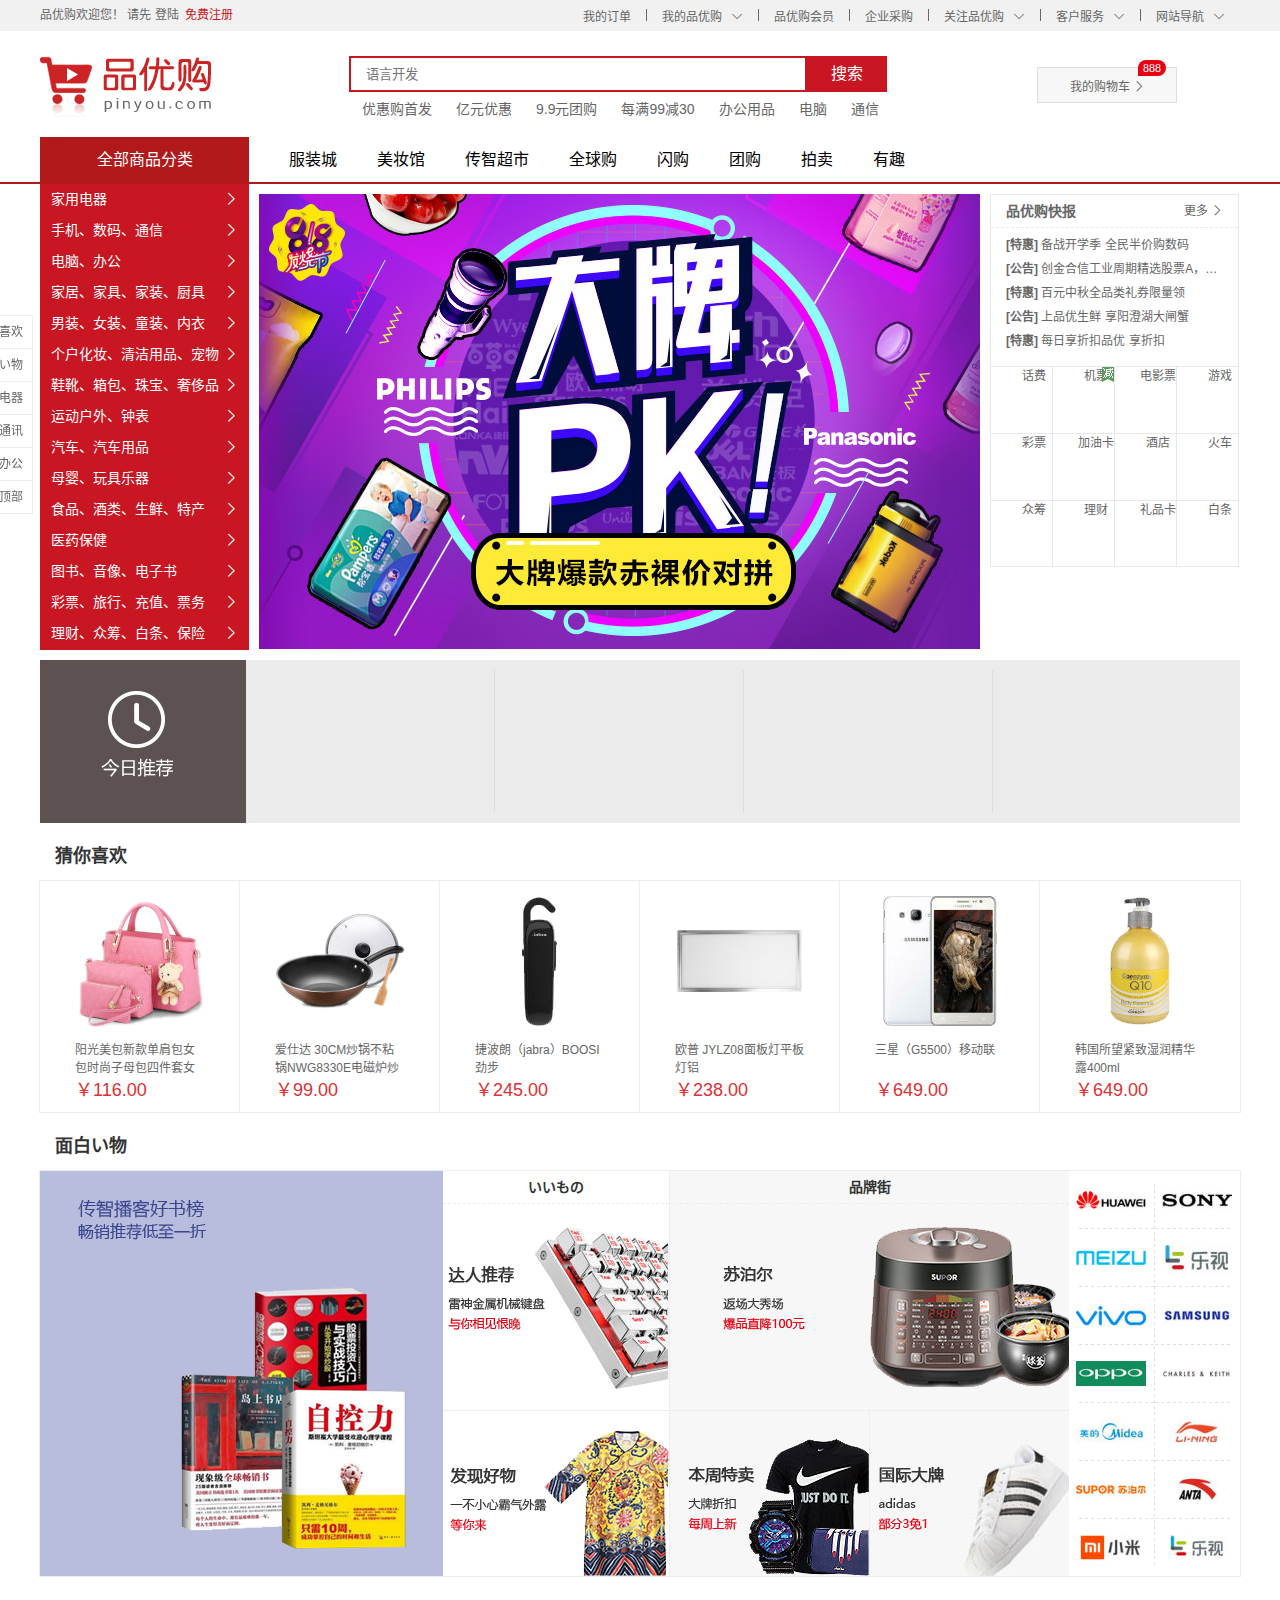
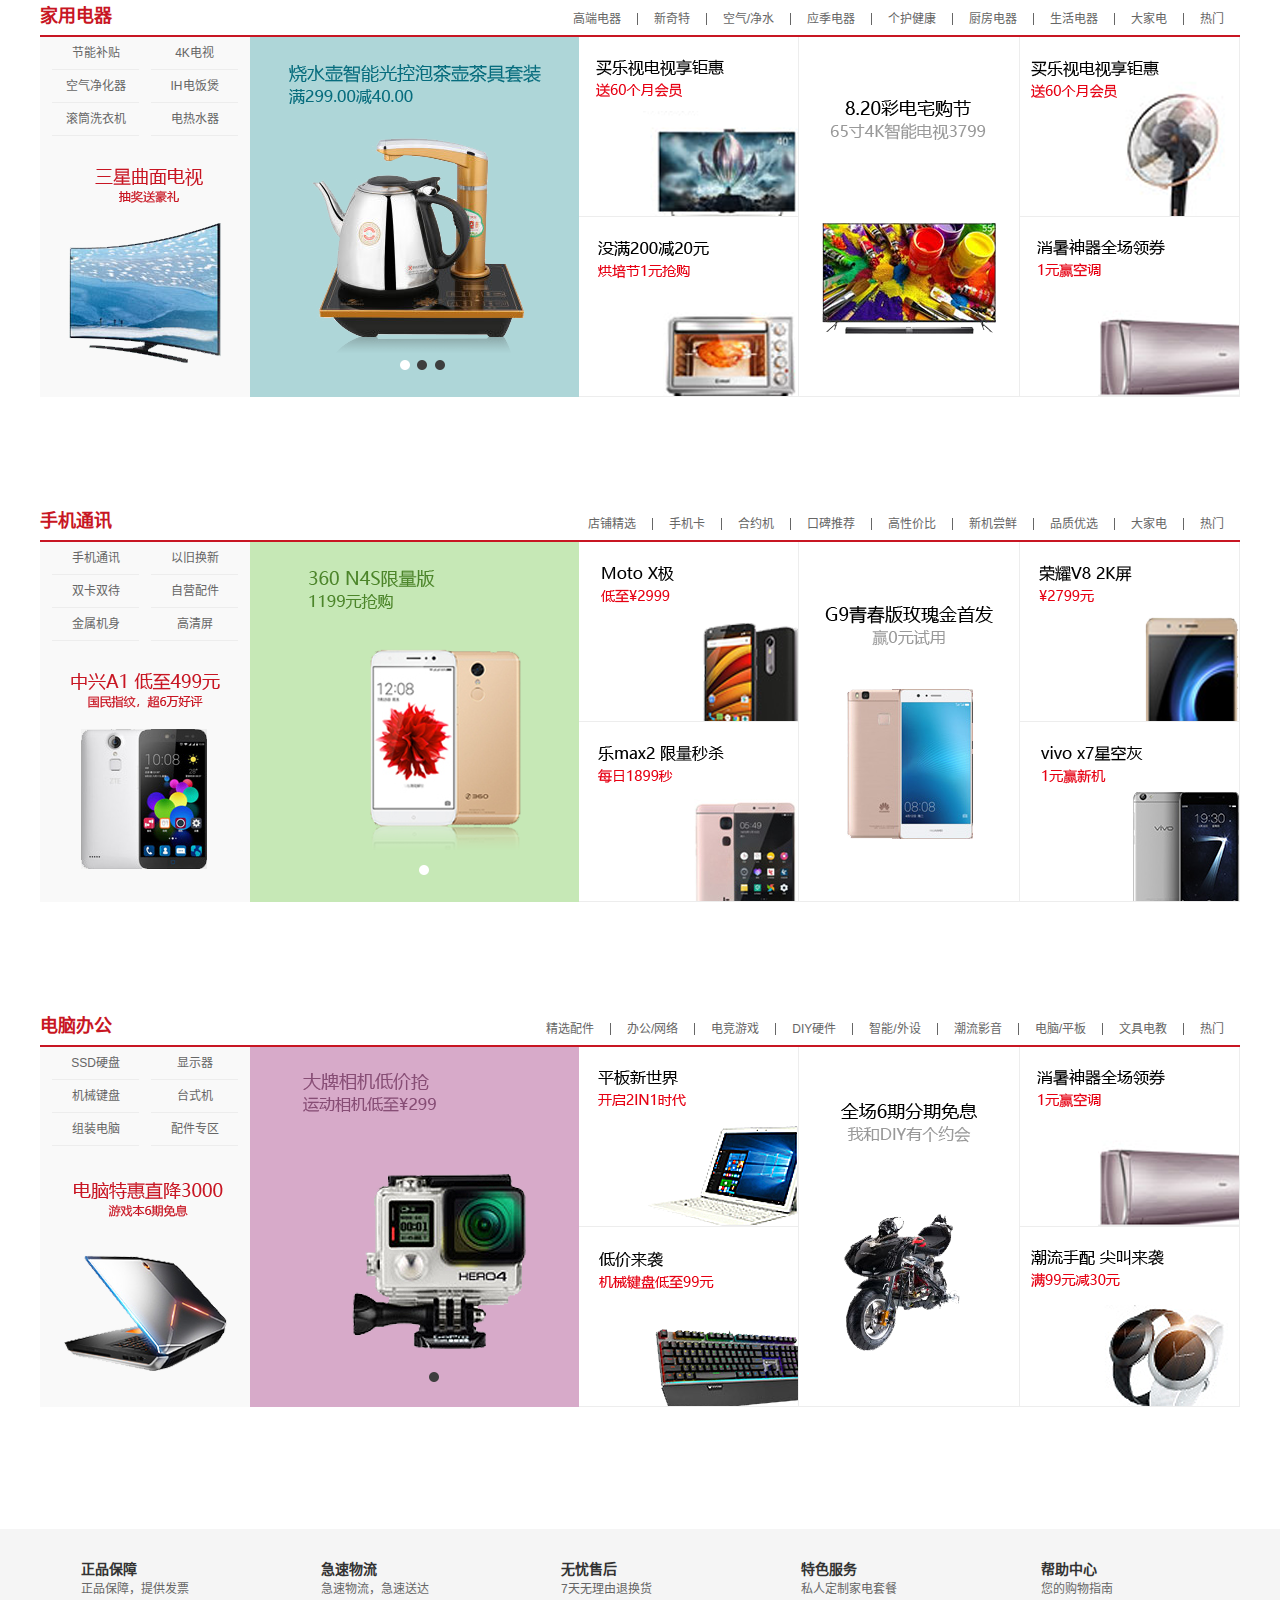
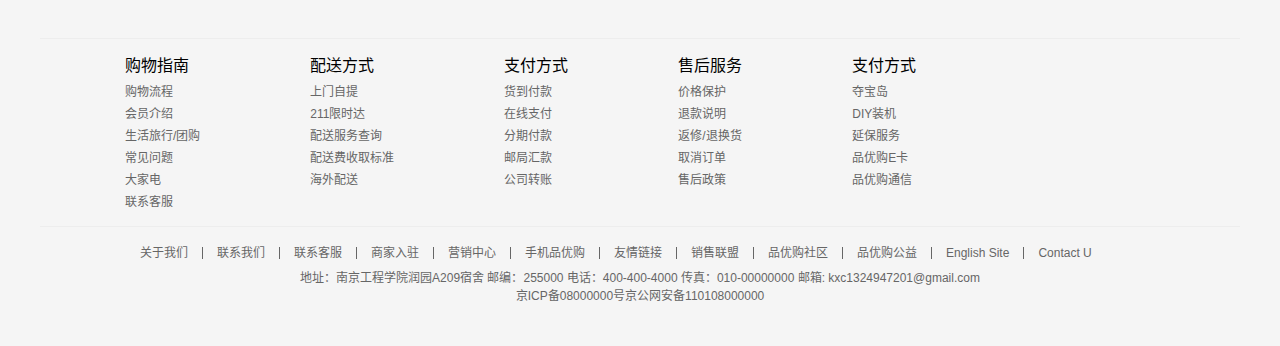
<file: index.html>
<!DOCTYPE html>
<html lang="zh-CN">

<head>
    <meta charset="UTF-8">
    <title>品优购商城-综合网购首选-正品低价、品质保障、配送及时、轻松购物!</title>
    <meta name="description" content="品优购商城-专业的综合网上购物商城销售家电、数码通讯、电脑、家居百货、服装服饰、母婴、
    图书、食品等数万个品牌优质商品.便捷、诚信的服务，为您提供愉悦的网上购物体验!">
    <meta name="keywords" content="网上购物,网上商城手机笔记本,电脑,MP3,CD,VCD,DV,相机,数码,配件,手表,存储卡,品优购" />

    <meta http-equiv="X-UA-Compatible" content="IE=edge">
    <meta name="viewport" content="width=device-width, initial-scale=1.0">

    <link rel="stylesheet" href="css/base.css">
    <link rel="stylesheet" href="css/common.css">
    <link rel="stylesheet" href="css/index.css">
    <link rel="shortcut icon" href="favicon.ico">
    <style>

    </style>
</head>

<body>
    <!-- 顶部栏开始 -->
    <div class="shortcut_bg">
        <div class="w shortcut">
            <!-- 顶部栏左侧 -->
            <div class="shortcut_left">品优购欢迎您！&nbsp;请先&nbsp;<a class="log_in" href="#">登陆</a>&nbsp;&nbsp;<a
                    class="sign_up" href="register.html">免费注册</a>
            </div>
            <!-- 顶部栏右侧 -->
            <div class="shortcut_right iconfont">
                <ul>
                    <li><a href="#">我的订单</a></li>
                    <li></li>
                    <li><a href="#">我的品优购 &nbsp;&nbsp;&#xe65a;</a>
                        <div>
                        </div>
                    </li>
                    <li></li>
                    <li><a href="#">品优购会员</a></li>
                    <li></li>
                    <li><a href="#">企业采购</a></li>
                    <li></li>
                    <li><a href="#">关注品优购 &nbsp;&nbsp;&#xe65a;</a>
                        <div>
                        </div>
                    </li>
                    <li></li>
                    <li><a href="#">客户服务 &nbsp;&nbsp;&#xe65a;</a>
                        <div class="t3">
                        </div>
                    </li>
                    <li></li>
                    <li class="last"><a href="#">网站导航 &nbsp;&nbsp;&#xe65a;</a>
                        <div class="t4">
                        </div>
                    </li>
                </ul>
            </div>
        </div>
    </div>
    <!-- 顶部栏结束 -->
    <!-- 头部开始 -->
    <header class="header w">
        <!-- logo制作 -->
        <h1><a class="logo" href="#" title="品优购商城"><img data-lazy-src="images/pinyou.com.png" alt="">品优购商城</a></h1>
        <!-- 搜索框 -->
        <div class="search">
            <input type="search" placeholder="语言开发">
            <button>搜索</button>
        </div>
        <!-- 购物车模块 -->
        <div class="bag iconfont">
            <a href="#"><img data-lazy-src="images/bag.png" alt="">我的购物车 &#xe65c;</a>
        </div>
        <!-- 导航栏模块 -->
        <div class="hot">
            <ul>
                <li><a href="#">优惠购首发</a></li>
                <li><a href="#">亿元优惠</a></li>
                <li><a href="#">9.9元团购</a></li>
                <li><a href="#">每满99减30</a></li>
                <li><a href="#">办公用品</a></li>
                <li><a href="#">电脑</a></li>
                <li><a href="#">通信</a></li>
            </ul>
        </div>
    </header>
    <!-- 头部结束 -->

    <!-- main开始 -->
    <!-- 导航栏开始 -->
    <div class="nav_bg">
        <nav class="nav w">
            <div class="dropdown">
                <div class="dt">全部商品分类</div>
                <div class="dd">
                    <ul>
                        <li><a href="#">家用电器</a></li>
                        <li><a href="list.html">手机、数码、通信</a></li>
                        <li><a href="#">电脑、办公</a></li>
                        <li><a href="#">家居、家具、家装、厨具</a></li>
                        <li><a href="#">男装、女装、童装、内衣</a></li>
                        <li><a href="#">个户化妆、清洁用品、宠物</a></li>
                        <li><a href="#">鞋靴、箱包、珠宝、奢侈品</a></li>
                        <li><a href="#">运动户外、钟表</a></li>
                        <li><a href="#">汽车、汽车用品</a></li>
                        <li><a href="#">母婴、玩具乐器</a></li>
                        <li><a href="#">食品、酒类、生鲜、特产</a></li>
                        <li><a href="#">医药保健</a></li>
                        <li><a href="#">图书、音像、电子书</a></li>
                        <li><a href="#">彩票、旅行、充值、票务</a></li>
                        <li><a href="#">理财、众筹、白条、保险</a></li>
                    </ul>
                </div>
            </div>
            <div class="navitems">
                <ul>
                    <li><a href="#">服装城</a></li>
                    <li><a href="#">美妆馆</a></li>
                    <li><a href="#">传智超市</a></li>
                    <li><a href="#">全球购</a></li>
                    <li><a href="#">闪购</a></li>
                    <li><a href="#">团购</a></li>
                    <li><a href="#">拍卖</a></li>
                    <li><a href="#">有趣</a></li>
                </ul>
            </div>
        </nav>
    </div>
    <!-- 导航栏结束 -->

    <!-- banner+newsflash开始 -->
    <div class="w clearfix">
        <!-- banner焦点图模块 -->
        <div class="focus">
            <a href="#"></a>
        </div>
        <!-- newsflash快报模块开始 -->
        <div class="newsflash">
            <div class="news_hd clearfix">
                <h4>品优购快报</h4>
                <a href="#">更多 &#xe65c;</a>
            </div>
            <ul>
                <li><a href="#"><strong>[特惠]</strong> 备战开学季 全民半价购数码</a></li>
                <li><a href="#"><strong>[公告]</strong> 创金合信工业周期精选股票A，我真是d了你的妈</a></li>
                <li><a href="#"><strong>[特惠]</strong> 百元中秋全品类礼券限量领</a></li>
                <li><a href="#"><strong>[公告]</strong> 上品优生鲜 享阳澄湖大闸蟹</a></li>
                <li><a href="#"><strong>[特惠]</strong> 每日享折扣品优 享折扣</a></li>
            </ul>
            <div class="lifeservise">
                <div><a href="#"><img data-lazy-src="images/1.png" alt="">话费</a></div>
                <div><a href="#"><img data-lazy-src="images/2.png" alt="">机票</a></div>
                <div><a href="#"><img data-lazy-src="images/3.png" alt="">电影票</a></div>
                <div><a href="#"><img data-lazy-src="images/4.png" alt="">游戏</a></div>
                <div><a href="#"><img data-lazy-src="images/5.png" alt="">彩票</a></div>
                <div><a href="#"><img data-lazy-src="images/6.png" alt="">加油卡</a></div>
                <div><a href="#"><img data-lazy-src="images/7.png" alt="">酒店</a></div>
                <div><a href="#"><img data-lazy-src="images/8.png" alt="">火车</a></div>
                <div><a href="#"><img data-lazy-src="images/9.png" alt="">众筹</a></div>
                <div><a href="#"><img data-lazy-src="images/10.png" alt="">理财</a></div>
                <div><a href="#"><img data-lazy-src="images/11.png" alt="">礼品卡</a></div>
                <div><a href="#"><img data-lazy-src="images/12.png" alt="">白条</a></div>
            </div>
            <div class="bargain">
                <a href="#"><img data-lazy-src="upload/banner1.png" alt=""></a>
            </div>
        </div>
        <!-- newsflash快报模块结束 -->
    </div>
    <!-- banner+newsflash结束 -->

    <!-- 推荐模块开始 -->
    <div class="recommend w">
        <div class="recommend_left"></div>
        <div class="recommend_bd"><a href="#"><img data-lazy-src="upload/recommend1.png" alt=""></a></div>
        <div class="recommend_bd"><a href="#"><img data-lazy-src="upload/recommend2.png" alt=""></a></div>
        <div class="recommend_bd"><a href="#"><img data-lazy-src="upload/recommend3.png" alt=""></a></div>
        <div class="recommend_bd recommend_right"><a href="#"><img data-lazy-src="upload/recommend4.png" alt=""></a>
        </div>
    </div>
    <!-- 推荐模块结束 -->

    <!-- 猜你喜欢开始 -->
    <h4 id="guess" class="area_hd">猜你喜欢</h4>
    <div class="guess w">
        <ul class="clearfix">
            <li><a href="#"></a>
                <div><a href="#">阳光美包新款单肩包女包时尚子母包四件套女</a><span>￥116.00</span> </div>
            </li>
            <li><a href="#"></a>
                <div><a href="#">爱仕达 30CM炒锅不粘锅NWG8330E电磁炉炒</a><span>￥99.00</span></div>
            </li>
            <li><a href="#"></a>
                <div><a href="#">捷波朗（jabra）BOOSI劲步</a><span>￥245.00</span></div>
            </li>
            <li><a href="#"></a>
                <div><a href="#">欧普 JYLZ08面板灯平板灯铝</a><span>￥238.00</span></div>
            </li>
            <li><a href="#"></a>
                <div><a href="#">三星（G5500）移动联</a><span>￥649.00</span></div>
            </li>
            <li><a href="#"></a>
                <div><a href="#">韩国所望紧致湿润精华露400ml</a><span>￥649.00</span></div>
            </li>
        </ul>
    </div>
    <!-- 猜你喜欢结束 -->

    <!-- 有趣区开始 -->
    <h4 id="interesting" class="area_hd">面白い物</h4>
    <div class="interesting w clearfix">
        <div class="interesting_big"><a href="#"></a></div>
        <div class="good_thing">
            <h5>いいもの</h5>
            <a href="#"></a>
            <a href="#"></a>
        </div>
        <div class="brand">
            <h5>品牌街</h5>
            <a href="#"></a>
            <a href="#"></a>
            <a href="#"></a>
        </div>
        <a href=""></a>
    </div>
    <!-- 有趣区结束 -->

    <!-- 楼层区开始 -->
    <div class="floor">
        <!-- 一楼 -->
        <section id="f1" class="w">
            <div class="floor_hd clearfix">
                <h4>家用电器</h4>
                <ul>
                    <li><a href="#">热门</a></li>
                    <li></li>
                    <li><a href="#">大家电</a></li>
                    <li></li>
                    <li><a href="#">生活电器</a></li>
                    <li></li>
                    <li><a href="#">厨房电器</a></li>
                    <li></li>
                    <li><a href="#">个护健康</a></li>
                    <li></li>
                    <li><a href="#">应季电器</a></li>
                    <li></li>
                    <li><a href="#">空气/净水</a></li>
                    <li></li>
                    <li><a href="#">新奇特</a></li>
                    <li></li>
                    <li><a href="#">高端电器</a></li>
                </ul>
            </div>

            <div class="floor_bd w">
                <div class="first_area">
                    <ul>
                        <li><a href="#">节能补贴</a></li>
                        <li><a href="#">4K电视</a></li>
                        <li><a href="#">空气净化器</a></li>
                        <li><a href="#">IH电饭煲</a></li>
                        <li><a href="#">滚筒洗衣机</a></li>
                        <li><a href="#">电热水器</a></li>
                    </ul>
                    <a class="floor1_1" href="#"></a>
                </div>

                <div class="second_area">
                    <a class="floor1_2" href="#"></a>
                </div>

                <div class="third_area">
                    <a class="floor1_3" href="#"></a>
                    <a class="floor1_4" href="#"></a>
                </div>

                <div class="forth_area">
                    <a class="floor1_5" href="#"></a>
                </div>

                <div class="fifth_area">
                    <a class="floor1_6" href="#"></a>
                    <a class="floor1_7" href="#"></a>
                </div>
            </div>

            <div class="floor_foot">
                <a href="#"><img data-lazy-src="upload/foot.png" alt=""></a>
            </div>
        </section>

        <!-- 二楼 -->
        <section id="f2" class="w">
            <div class="floor_hd clearfix">
                <h4>手机通讯</h4>
                <ul>
                    <li><a href="#">热门</a></li>
                    <li></li>
                    <li><a href="#">大家电</a></li>
                    <li></li>
                    <li><a href="#">品质优选</a></li>
                    <li></li>
                    <li><a href="#">新机尝鲜</a></li>
                    <li></li>
                    <li><a href="#">高性价比</a></li>
                    <li></li>
                    <li><a href="#">口碑推荐</a></li>
                    <li></li>
                    <li><a href="#">合约机</a></li>
                    <li></li>
                    <li><a href="#">手机卡</a></li>
                    <li></li>
                    <li><a href="#">店铺精选</a></li>
                </ul>
            </div>

            <div class="floor_bd w ">
                <div class="first_area">
                    <ul>
                        <li><a href="#">手机通讯</a></li>
                        <li><a href="#">以旧换新</a></li>
                        <li><a href="#">双卡双待</a></li>
                        <li><a href="#">自营配件</a></li>
                        <li><a href="#">金属机身</a></li>
                        <li><a href="#">高清屏</a></li>
                    </ul>
                    <a class="floor2_1" href="#"></a>
                </div>

                <div class="second_area">
                    <a class="floor2_2" href="#"></a>
                </div>

                <div class="third_area">
                    <a class="floor2_3" href="#"></a>
                    <a class="floor2_4" href="#"></a>
                </div>

                <div class="forth_area">
                    <a class="floor2_5" href="#"></a>
                </div>

                <div class="fifth_area">
                    <a class="floor2_6" href="#"></a>
                    <a class="floor2_7" href="#"></a>
                </div>
            </div>

            <div class="floor_foot">
                <a href="#"><img data-lazy-src="upload/foot.png" alt=""></a>
            </div>
        </section>

        <!-- 三楼 -->
        <section id="f3" class="w">
            <div class="floor_hd clearfix">
                <h4>电脑办公</h4>
                <ul>
                    <li><a href="#">热门</a></li>
                    <li></li>
                    <li><a href="#">文具电教</a></li>
                    <li></li>
                    <li><a href="#">电脑/平板</a></li>
                    <li></li>
                    <li><a href="#">潮流影音</a></li>
                    <li></li>
                    <li><a href="#">智能/外设</a></li>
                    <li></li>
                    <li><a href="#">DIY硬件</a></li>
                    <li></li>
                    <li><a href="#">电竞游戏</a></li>
                    <li></li>
                    <li><a href="#">办公/网络</a></li>
                    <li></li>
                    <li><a href="#">精选配件</a></li>
                </ul>
            </div>

            <div class="floor_bd w">
                <div class="first_area">
                    <ul>
                        <li><a href="#">SSD硬盘</a></li>
                        <li><a href="#">显示器</a></li>
                        <li><a href="#">机械键盘</a></li>
                        <li><a href="#">台式机</a></li>
                        <li><a href="#">组装电脑</a></li>
                        <li><a href="#">配件专区</a></li>
                    </ul>
                    <a class="floor3_1" href="#"></a>
                </div>

                <div class="second_area">
                    <a class="floor3_2" href="#"></a>
                </div>

                <div class="third_area">
                    <a class="floor3_3" href="#"></a>
                    <a class="floor3_4" href="#"></a>
                </div>

                <div class="forth_area">
                    <a class="floor3_5" href="#"></a>
                </div>

                <div class="fifth_area">
                    <a class="floor3_6" href="#"></a>
                    <a class="floor3_7" href="#"></a>
                </div>
            </div>

            <div class="floor_foot">
                <a href="#"><img data-lazy-src="upload/foot.png" alt=""></a>
            </div>
        </section>
    </div>
    <!-- 楼层区结束 -->

    <!-- 电梯模块 开始-->
    <div class="elevator">
        <ul>
            <li><a href="#guess">猜你喜欢</a></li>
            <li><a href="#interesting">面白い物</a></li>
            <li><a href="#f1">家用电器</a></li>
            <li><a href="#f2">手机通讯</a></li>
            <li><a href="#f3">电脑办公</a></li>
            <li><a href="">返回顶部</a></li>
        </ul>
    </div>





    <!-- 底部模块的制作 -->
    <div class="footer_bg">
        <footer class="w">
            <div class="mod_servise">
                <div class="servise1">
                    <a href="#">
                        <img data-lazy-src="images/servise1.png" alt="">
                    </a>
                    <a href="#">
                        <h4>正品保障</h4>
                        正品保障，提供发票
                    </a>
                </div>
                <div class="servise2">
                    <a href="#">
                        <img data-lazy-src="images/servise2.png" alt="">
                    </a>
                    <a href="#">
                        <h4>急速物流</h4>
                        急速物流，急速送达
                    </a>
                </div>
                <div class="servise3">
                    <a href="#">
                        <img data-lazy-src="images/servise3.png" alt="">
                    </a>
                    <a href="#">
                        <h4>无忧售后</h4>
                        7天无理由退换货
                    </a>
                </div>
                <div class="servise4">
                    <a href="#">
                        <img data-lazy-src="images/servise4.png" alt="">
                    </a>
                    <a href="#">
                        <h4>特色服务</h4>
                        私人定制家电套餐
                    </a>
                </div>
                <div class="servise5">
                    <a href="#">
                        <img data-lazy-src="images/servise4.png" alt="">
                    </a>
                    <a href="#">
                        <h4>帮助中心</h4>
                        您的购物指南
                    </a>
                </div>
            </div>
            <div class="mod_help">
                <dl>
                    <dt>购物指南</dt>
                    <dd><a href="#">购物流程</a></dd>
                    <dd><a href="#">会员介绍</a></dd>
                    <dd><a href="#">生活旅行/团购</a></dd>
                    <dd><a href="#">常见问题</a></dd>
                    <dd><a href="#">大家电</a></dd>
                    <dd><a href="#">联系客服</a></dd>
                </dl>

                <dl>
                    <dt>配送方式</dt>
                    <dd><a href="#">上门自提</a></dd>
                    <dd><a href="#">211限时达</a></dd>
                    <dd><a href="#">配送服务查询</a></dd>
                    <dd><a href="#">配送费收取标准</a></dd>
                    <dd><a href="#">海外配送</a></dd>
                </dl>

                <dl>
                    <dt>支付方式</dt>
                    <dd><a href="#">货到付款</a></dd>
                    <dd><a href="#">在线支付</a></dd>
                    <dd><a href="#">分期付款</a></dd>
                    <dd><a href="#">邮局汇款</a></dd>
                    <dd><a href="#">公司转账</a></dd>
                </dl>

                <dl>
                    <dt>售后服务</dt>
                    <dd><a href="#">价格保护</a></dd>
                    <dd><a href="#">退款说明</a></dd>
                    <dd><a href="#">返修/退换货</a></dd>
                    <dd><a href="#">取消订单</a></dd>
                    <dd><a href="#">售后政策</a></dd>
                </dl>

                <dl>
                    <dt>支付方式</dt>
                    <dd><a href="#">夺宝岛</a></dd>
                    <dd><a href="#">DIY装机</a></dd>
                    <dd><a href="#">延保服务</a></dd>
                    <dd><a href="#">品优购E卡</a></dd>
                    <dd><a href="#">品优购通信</a></dd>
                </dl>

                <div class="me">
                    <img data-lazy-src="images/-40198858.jpg" alt="">
                </div>
            </div>

            <div class="copyright">
                <ul class="clearfix">
                    <li><a href="">关于我们</a></li>
                    <li></li>
                    <li><a href="">联系我们</a></li>
                    <li></li>
                    <li><a href="">联系客服</a></li>
                    <li></li>
                    <li><a href="">商家入驻</a></li>
                    <li></li>
                    <li><a href="">营销中心</a></li>
                    <li></li>
                    <li><a href="">手机品优购</a></li>
                    <li></li>
                    <li><a href="">友情链接</a></li>
                    <li></li>
                    <li><a href="">销售联盟</a></li>
                    <li></li>
                    <li><a href="">品优购社区</a></li>
                    <li></li>
                    <li><a href="">品优购公益</a></li>
                    <li></li>
                    <li><a href="">English Site</a></li>
                    <li></li>
                    <li><a href="">Contact U</a></li>
                </ul>

                <p>地址：南京工程学院润园A209宿舍 邮编：255000 电话：400-400-4000 传真：010-00000000 邮箱: kxc1324947201@gmail.com</p>
                <p>京ICP备08000000号京公网安备110108000000</p>
            </div>
        </footer>
    </div>
    <script src="library/jQuery.mini.js"></script>
    <script src="js/EasyLazyload.min.js"></script>

    <script>
        lazyLoadInit({
            coverColor: "white",
            coverDiv: "",
            offsetBottom: 0,
            offsetTopm: 0,
            showTime: 1100,
            onLoadBackEnd: function (i, e) {
                console.log("onLoadBackEnd:" + i);
            }
            , onLoadBackStart: function (i, e) {
                console.log("onLoadBackStart:" + i);
            }
        });
    </script>
</body>

</html>
</file>
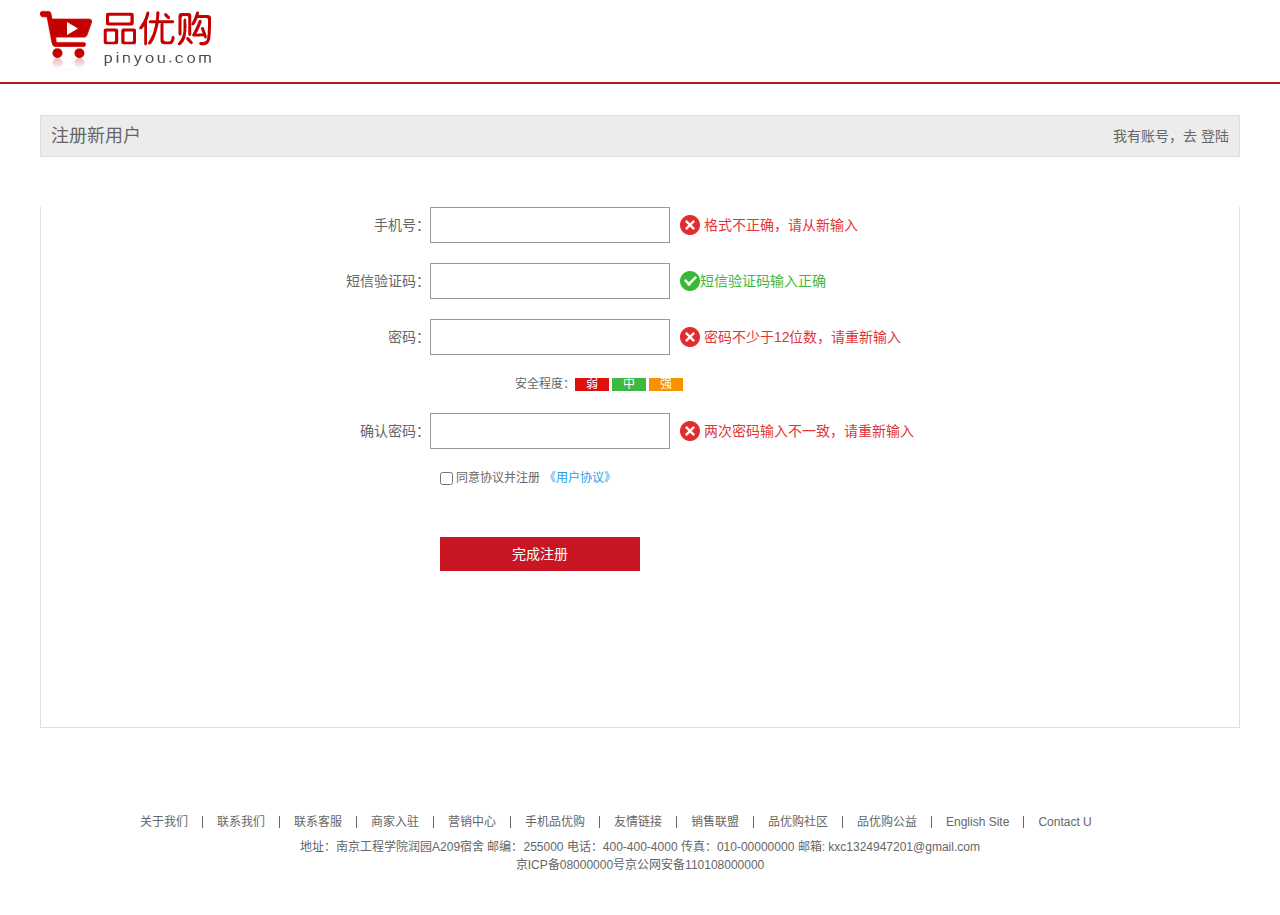
<file: register.html>
<!DOCTYPE html>
<html lang="zh-CN">

<head>
    <meta charset="UTF-8">
    <meta http-equiv="X-UA-Compatible" content="IE=edge">
    <meta name="viewport" content="width=device-width, initial-scale=1.0">
    <title>注册页面</title>

    <link rel="stylesheet" href="css/base.css">
    <link rel="stylesheet" href="css/register.css">
    <link rel="shortcut icon" href="favicon.ico">
</head>

<body>
    <div class="bg">
        <!-- 头部 开始-->
        <div class="header w">
            <a href="index.html"><img src="images/pinyou.com.png" alt=""></a>
        </div>
    </div>
    <!-- 头部 结束 -->

    <!-- 注册区域开始 -->
    <div class="register_area w">
        <div class="remind">
            <h4>注册新用户</h4>
            <span>我有账号，去 <a href="#">登陆</a></span>
        </div>
        <div class="register">
            <div class="reg_form">
                <form action="">
                    <ul>
                        <li><label for="">手机号：</label><input type="text"><span class="error"><i class="error_icon"></i>
                                格式不正确，请从新输入</span></li>

                        <li><label for="">短信验证码：</label><input type="text"><span class="success"><i
                                    class="success_icon"></i>短信验证码输入正确</span></li>

                        <li><label for="">密码：</label><input type="password"><span class="error"><i
                                    class="error_icon"></i>
                                密码不少于12位数，请重新输入</span></li>
                        <li>安全程度：<span class="easy">弱</span><span class="normal">中</span><span class="hard">强</span>
                        </li>

                        <li><label for="">确认密码：</label><input type="text"><span class="error"><i class="error_icon"></i>
                                两次密码输入不一致，请重新输入</span></li>

                        <li><input type="checkbox"> 同意协议并注册 <a href="#">《用户协议》</a></li>

                        <li><button>完成注册</button></li>
                    </ul>
                </form>
                </ul>
            </div>
        </div>
    </div>
    <!-- 注册区域结束 -->
    <div class="footer_bg">
        <footer class="w">


            <div class="copyright">
                <ul class="clearfix">
                    <li><a href="">关于我们</a></li>
                    <li></li>
                    <li><a href="">联系我们</a></li>
                    <li></li>
                    <li><a href="">联系客服</a></li>
                    <li></li>
                    <li><a href="">商家入驻</a></li>
                    <li></li>
                    <li><a href="">营销中心</a></li>
                    <li></li>
                    <li><a href="">手机品优购</a></li>
                    <li></li>
                    <li><a href="">友情链接</a></li>
                    <li></li>
                    <li><a href="">销售联盟</a></li>
                    <li></li>
                    <li><a href="">品优购社区</a></li>
                    <li></li>
                    <li><a href="">品优购公益</a></li>
                    <li></li>
                    <li><a href="">English Site</a></li>
                    <li></li>
                    <li><a href="">Contact U</a></li>
                </ul>

                <p>地址：南京工程学院润园A209宿舍 邮编：255000 电话：400-400-4000 传真：010-00000000 邮箱: kxc1324947201@gmail.com</p>
                <p>京ICP备08000000号京公网安备110108000000</p>
            </div>
        </footer>
    </div>

</body>

</html>
</file>
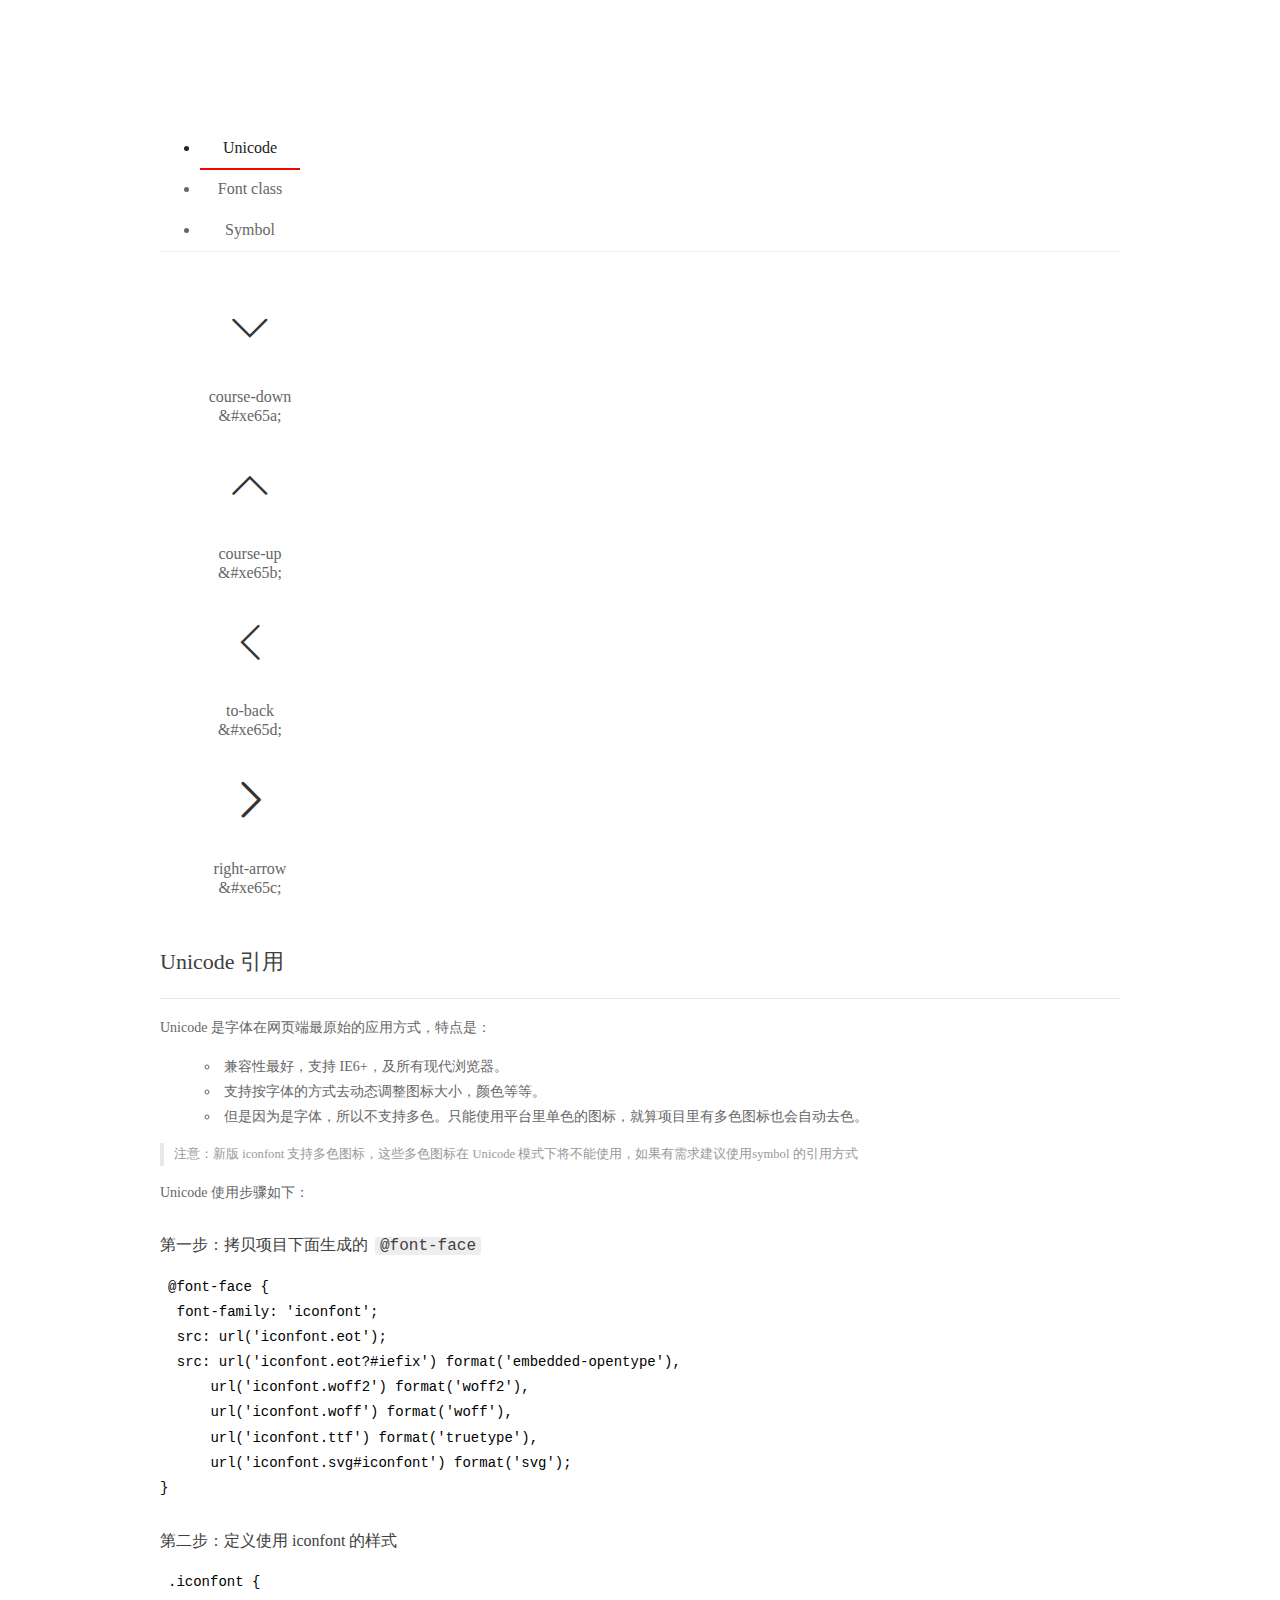
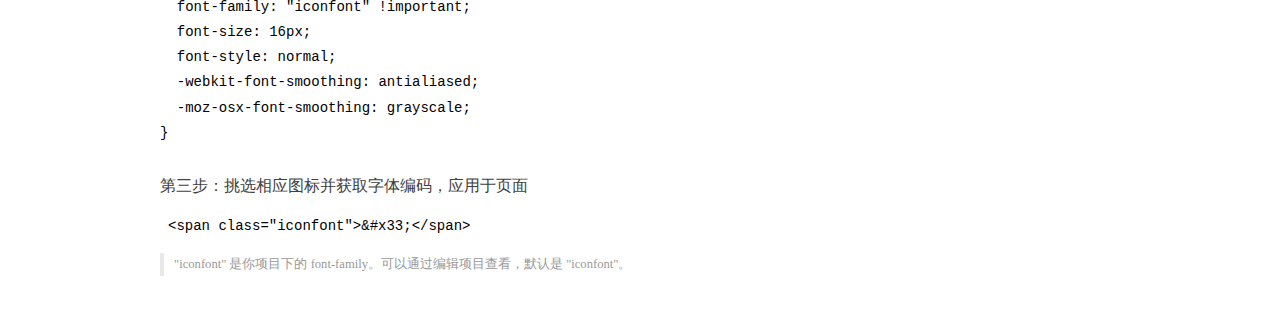
<file: fonts/demo_index.html>
<!DOCTYPE html>
<html>
<head>
  <meta charset="utf-8"/>
  <title>IconFont Demo</title>
  <link rel="shortcut icon" href="https://img.alicdn.com/tps/i4/TB1_oz6GVXXXXaFXpXXJDFnIXXX-64-64.ico" type="image/x-icon"/>
  <link rel="stylesheet" href="https://g.alicdn.com/thx/cube/1.3.2/cube.min.css">
  <link rel="stylesheet" href="demo.css">
  <link rel="stylesheet" href="iconfont.css">
  <script src="iconfont.js"></script>
  <!-- jQuery -->
  <script src="https://a1.alicdn.com/oss/uploads/2018/12/26/7bfddb60-08e8-11e9-9b04-53e73bb6408b.js"></script>
  <!-- 代码高亮 -->
  <script src="https://a1.alicdn.com/oss/uploads/2018/12/26/a3f714d0-08e6-11e9-8a15-ebf944d7534c.js"></script>
</head>
<body>
  <div class="main">
    <h1 class="logo"><a href="https://www.iconfont.cn/" title="iconfont 首页" target="_blank">&#xe86b;</a></h1>
    <div class="nav-tabs">
      <ul id="tabs" class="dib-box">
        <li class="dib active"><span>Unicode</span></li>
        <li class="dib"><span>Font class</span></li>
        <li class="dib"><span>Symbol</span></li>
      </ul>
      
    </div>
    <div class="tab-container">
      <div class="content unicode" style="display: block;">
          <ul class="icon_lists dib-box">
          
            <li class="dib">
              <span class="icon iconfont">&#xe65a;</span>
                <div class="name">course-down</div>
                <div class="code-name">&amp;#xe65a;</div>
              </li>
          
            <li class="dib">
              <span class="icon iconfont">&#xe65b;</span>
                <div class="name">course-up</div>
                <div class="code-name">&amp;#xe65b;</div>
              </li>
          
            <li class="dib">
              <span class="icon iconfont">&#xe65d;</span>
                <div class="name">to-back</div>
                <div class="code-name">&amp;#xe65d;</div>
              </li>
          
            <li class="dib">
              <span class="icon iconfont">&#xe65c;</span>
                <div class="name">right-arrow</div>
                <div class="code-name">&amp;#xe65c;</div>
              </li>
          
          </ul>
          <div class="article markdown">
          <h2 id="unicode-">Unicode 引用</h2>
          <hr>

          <p>Unicode 是字体在网页端最原始的应用方式，特点是：</p>
          <ul>
            <li>兼容性最好，支持 IE6+，及所有现代浏览器。</li>
            <li>支持按字体的方式去动态调整图标大小，颜色等等。</li>
            <li>但是因为是字体，所以不支持多色。只能使用平台里单色的图标，就算项目里有多色图标也会自动去色。</li>
          </ul>
          <blockquote>
            <p>注意：新版 iconfont 支持多色图标，这些多色图标在 Unicode 模式下将不能使用，如果有需求建议使用symbol 的引用方式</p>
          </blockquote>
          <p>Unicode 使用步骤如下：</p>
          <h3 id="-font-face">第一步：拷贝项目下面生成的 <code>@font-face</code></h3>
<pre><code class="language-css"
>@font-face {
  font-family: 'iconfont';
  src: url('iconfont.eot');
  src: url('iconfont.eot?#iefix') format('embedded-opentype'),
      url('iconfont.woff2') format('woff2'),
      url('iconfont.woff') format('woff'),
      url('iconfont.ttf') format('truetype'),
      url('iconfont.svg#iconfont') format('svg');
}
</code></pre>
          <h3 id="-iconfont-">第二步：定义使用 iconfont 的样式</h3>
<pre><code class="language-css"
>.iconfont {
  font-family: "iconfont" !important;
  font-size: 16px;
  font-style: normal;
  -webkit-font-smoothing: antialiased;
  -moz-osx-font-smoothing: grayscale;
}
</code></pre>
          <h3 id="-">第三步：挑选相应图标并获取字体编码，应用于页面</h3>
<pre>
<code class="language-html"
>&lt;span class="iconfont"&gt;&amp;#x33;&lt;/span&gt;
</code></pre>
          <blockquote>
            <p>"iconfont" 是你项目下的 font-family。可以通过编辑项目查看，默认是 "iconfont"。</p>
          </blockquote>
          </div>
      </div>
      <div class="content font-class">
        <ul class="icon_lists dib-box">
          
          <li class="dib">
            <span class="icon iconfont icon-course-down"></span>
            <div class="name">
              course-down
            </div>
            <div class="code-name">.icon-course-down
            </div>
          </li>
          
          <li class="dib">
            <span class="icon iconfont icon-course-up"></span>
            <div class="name">
              course-up
            </div>
            <div class="code-name">.icon-course-up
            </div>
          </li>
          
          <li class="dib">
            <span class="icon iconfont icon-to-back"></span>
            <div class="name">
              to-back
            </div>
            <div class="code-name">.icon-to-back
            </div>
          </li>
          
          <li class="dib">
            <span class="icon iconfont icon-right-arrow"></span>
            <div class="name">
              right-arrow
            </div>
            <div class="code-name">.icon-right-arrow
            </div>
          </li>
          
        </ul>
        <div class="article markdown">
        <h2 id="font-class-">font-class 引用</h2>
        <hr>

        <p>font-class 是 Unicode 使用方式的一种变种，主要是解决 Unicode 书写不直观，语意不明确的问题。</p>
        <p>与 Unicode 使用方式相比，具有如下特点：</p>
        <ul>
          <li>兼容性良好，支持 IE8+，及所有现代浏览器。</li>
          <li>相比于 Unicode 语意明确，书写更直观。可以很容易分辨这个 icon 是什么。</li>
          <li>因为使用 class 来定义图标，所以当要替换图标时，只需要修改 class 里面的 Unicode 引用。</li>
          <li>不过因为本质上还是使用的字体，所以多色图标还是不支持的。</li>
        </ul>
        <p>使用步骤如下：</p>
        <h3 id="-fontclass-">第一步：引入项目下面生成的 fontclass 代码：</h3>
<pre><code class="language-html">&lt;link rel="stylesheet" href="./iconfont.css"&gt;
</code></pre>
        <h3 id="-">第二步：挑选相应图标并获取类名，应用于页面：</h3>
<pre><code class="language-html">&lt;span class="iconfont icon-xxx"&gt;&lt;/span&gt;
</code></pre>
        <blockquote>
          <p>"
            iconfont" 是你项目下的 font-family。可以通过编辑项目查看，默认是 "iconfont"。</p>
        </blockquote>
      </div>
      </div>
      <div class="content symbol">
          <ul class="icon_lists dib-box">
          
            <li class="dib">
                <svg class="icon svg-icon" aria-hidden="true">
                  <use xlink:href="#icon-course-down"></use>
                </svg>
                <div class="name">course-down</div>
                <div class="code-name">#icon-course-down</div>
            </li>
          
            <li class="dib">
                <svg class="icon svg-icon" aria-hidden="true">
                  <use xlink:href="#icon-course-up"></use>
                </svg>
                <div class="name">course-up</div>
                <div class="code-name">#icon-course-up</div>
            </li>
          
            <li class="dib">
                <svg class="icon svg-icon" aria-hidden="true">
                  <use xlink:href="#icon-to-back"></use>
                </svg>
                <div class="name">to-back</div>
                <div class="code-name">#icon-to-back</div>
            </li>
          
            <li class="dib">
                <svg class="icon svg-icon" aria-hidden="true">
                  <use xlink:href="#icon-right-arrow"></use>
                </svg>
                <div class="name">right-arrow</div>
                <div class="code-name">#icon-right-arrow</div>
            </li>
          
          </ul>
          <div class="article markdown">
          <h2 id="symbol-">Symbol 引用</h2>
          <hr>

          <p>这是一种全新的使用方式，应该说这才是未来的主流，也是平台目前推荐的用法。相关介绍可以参考这篇<a href="">文章</a>
            这种用法其实是做了一个 SVG 的集合，与另外两种相比具有如下特点：</p>
          <ul>
            <li>支持多色图标了，不再受单色限制。</li>
            <li>通过一些技巧，支持像字体那样，通过 <code>font-size</code>, <code>color</code> 来调整样式。</li>
            <li>兼容性较差，支持 IE9+，及现代浏览器。</li>
            <li>浏览器渲染 SVG 的性能一般，还不如 png。</li>
          </ul>
          <p>使用步骤如下：</p>
          <h3 id="-symbol-">第一步：引入项目下面生成的 symbol 代码：</h3>
<pre><code class="language-html">&lt;script src="./iconfont.js"&gt;&lt;/script&gt;
</code></pre>
          <h3 id="-css-">第二步：加入通用 CSS 代码（引入一次就行）：</h3>
<pre><code class="language-html">&lt;style&gt;
.icon {
  width: 1em;
  height: 1em;
  vertical-align: -0.15em;
  fill: currentColor;
  overflow: hidden;
}
&lt;/style&gt;
</code></pre>
          <h3 id="-">第三步：挑选相应图标并获取类名，应用于页面：</h3>
<pre><code class="language-html">&lt;svg class="icon" aria-hidden="true"&gt;
  &lt;use xlink:href="#icon-xxx"&gt;&lt;/use&gt;
&lt;/svg&gt;
</code></pre>
          </div>
      </div>

    </div>
  </div>
  <script>
  $(document).ready(function () {
      $('.tab-container .content:first').show()

      $('#tabs li').click(function (e) {
        var tabContent = $('.tab-container .content')
        var index = $(this).index()

        if ($(this).hasClass('active')) {
          return
        } else {
          $('#tabs li').removeClass('active')
          $(this).addClass('active')

          tabContent.hide().eq(index).fadeIn()
        }
      })
    })
  </script>
</body>
</html>
</file>
<file: css/base.css>
* {
    margin    : 0;
    padding   : 0;
    box-sizing: content-box;
}

li {
    list-style: none;
}

img {
    border        : 0;
    vertical-align: middle;
}

button {
    cursor: pointer;
}

a {
    color          : #666;
    text-decoration: none;
}

a:hover {
    color: #c81623;
}

button,
input {
    font-family: Microsoft YaHei, Heiti SC, tahoma, arial, Hiragino Sans GB, "\5B8B\4F53", sans-serif
}

body {
    -webkit-font-smoothing: antialiased;
    background-color      : #fff;
    font                  : 12px/1.5 Microsoft YaHei, Heiti SC, tahoma, arial, Hiragino Sans GB, "\5B8B\4F53", sans-serif;
    color                 : #666
}

.hide {
    display: none;
}


.clearfix:after {
    visibility: hidden;
    clear     : both;
    display   : block;
    content   : "";
    height    : 0;
}



.clearfix {
    *zoom: 1
}

@font-face {
    font-family: 'iconfont';
    src        : url('../fonts/iconfont.eot');
    src        : url('../fonts/iconfont.eot?#iefix') format('embedded-opentype'),
        url('../fonts/iconfont.woff2') format('woff2'),
        url('../fonts/iconfont.woff') format('woff'),
        url('../fonts/iconfont.ttf') format('truetype'),
        url('../fonts/iconfont.svg#iconfont') format('svg');
}

.iconfont {
    font-family            : "iconfont" !important;
    font-size              : 16px;
    font-style             : normal;
    -webkit-font-smoothing : antialiased;
    -moz-osx-font-smoothing: grayscale;
}

.w {
    width : 1200px;
    margin: 0 auto;
}
</file>
<file: css/common.css>
/* 顶部栏 */
.shortcut_bg {
    width           : 100%;
    height          : 31px;
    background-color: #f1f1f1;
    line-height     : 31px;
}

.shortcut {
    font-size: 12px;
}

/* 顶部栏左侧 */
.shortcut .shortcut_left {
    float: left;
    width: 200px;
}

.shortcut .shortcut_left .log_in {
    color    : #666666;
    font-size: 12px;
}

.shortcut .shortcut_left .log_in:hover {
    color: #c81623;
}

.shortcut .shortcut_left .sign_up {
    color    : #c81623;
    font-size: 12px;
}

/* 顶部栏右侧 */
.shortcut .shortcut_right {
    float: right;
}

.shortcut .shortcut_right ul li {
    position   : relative;
    float      : left;
    padding    : 0 15px;
    margin     : 9px 0;
    height     : 12px;
    line-height: 12px;
}

.shortcut .shortcut_right ul li:nth-child(2n) {
    width           : 1px;
    padding         : 0;
    background-color: #666;
}

.shortcut .shortcut_right ul li a {
    font-size: 12px;
}


.shortcut .shortcut_right ul li div {
    position        : absolute;
    top             : 25px;
    visibility      : hidden;
    width           : 200px;
    height          : 300px;
    background-color: #727272;
    border-radius   : 15px;
    z-index         : 2;
    opacity         : 0;
    transition      : all 200ms ease 200ms;
}


.shortcut .shortcut_right ul li div::after {
    content            : "";
    position           : absolute;
    top                : -20px;
    left               : 67px;
    border             : 10px solid transparent;
    border-bottom-color: #666;
}

.shortcut .shortcut_right ul li .t3::after {
    top : -20px;
    left: 55px;
}

.shortcut .shortcut_right ul li .t4::after {
    top : -20px;
    left: 55px;
}

.shortcut .shortcut_right ul li:hover div {
    visibility: visible;
    opacity   : 0.5;
}

/* 头部  */
.header {
    position: relative;
    height  : 56px;
    margin  : 25px auto;
}

/* logo制作 */
.header .logo {
    float    : left;
    font-size: 0;
}


/* 搜索框制作 */
.header .search {
    float      : left;
    margin-left: 138px;
}

.header .search input {
    float  : left;
    width  : 424px;
    height : 32px;
    padding: 0 15px;
    border : 2px #c81623 solid;
    outline: none;
}

.header .search button {
    float           : left;
    width           : 80px;
    height          : 36px;
    background-color: #c81623;
    font-size       : 16px;
    color           : #fff;
    line-height     : 36px;
    text-align      : center;
    border          : 0px;
    outline         : none;
}

/* 购物车模块 */
.header .bag {
    position        : relative;
    float           : right;
    width           : 138px;
    height          : 34px;
    margin          : 11px 63px 11px 0;
    line-height     : 34px;
    text-align      : center;
    background-color: #f7f7f7;
    border          : 1px solid #dfdfdf;
}

.header .bag a {
    font-size: 12px;
    color    : #666;
}

.header .bag a img {
    position: relative;
    top     : -2px;
    left    : -2px;
}

.header .bag::after {
    position        : absolute;
    display         : block;
    top             : -8px;
    left            : 100px;
    content         : "888";
    height          : 16px;
    padding         : 0 5px;
    line-height     : 16px;
    font-size       : 12px;
    background-color: #e60012;
    color           : #fff;
    border-radius   : 8px 8px 8px 0;
}

/* 导航栏模块 */
.header .hot {
    position: absolute;
    top     : 35px;
    left    : 310px;
    width   : 550px;
    height  : 28px;
}

.header .hot ul li {
    float  : left;
    margin : 8px 0;
    padding: 0 12px;
}

.header .hot ul li a {
    font-size: 14px;
}

/* 底部模块 */

.footer_bg {
    margin-top      : 37px;
    height          : 417px;
    background-color: #f5f5f5;
}

.footer_bg footer .mod_servise {
    height       : 49px;
    padding      : 30px 30px;
    border-bottom: 1px solid #ededed;
}

.footer_bg footer .mod_servise>div {
    float       : left;
    width       : 180px;
    height      : 49px;
    margin-right: 60px;
}

.footer_bg footer .mod_servise>div a {
    float       : left;
    margin-right: 10px;
    font-size   : 12px;
    color       : #666;
}

.footer_bg footer .mod_servise>div a h4 {
    font-size: 14px;
    color    : #333;
}

.footer_bg footer .mod_servise .servise5 {
    margin-right: 0;
}

.footer_bg footer .mod_help {
    height       : 157px;
    padding      : 15px 30px;
    border-bottom: 1px solid #ededed;
}

.footer_bg footer .mod_help dl {
    float : left;
    margin: 0 55px;
}

.footer_bg footer .mod_help dl dt {
    margin-bottom: 3px;
    font-size    : 16px;
    color        : #000;
}

.footer_bg footer .mod_help dl dd a {
    display: inline-block;
    padding: 2px 0;
    color  : #666;
}

.footer_bg footer .mod_help .me {
    float       : right;
    text-align  : center;
    margin-right: 60px;
}

.footer_bg footer .mod_help .me img {
    width        : 150px;
    height       : 150px;
    border-radius: 50%;
    transition   : all 0.5s;
}

.footer_bg footer .mod_help .me img:hover {
    border-radius: 0;
    transform    : rotate(360deg);

}

.footer_bg footer .copyright {
    height    : 79px;
    padding   : 20px;
    text-align: center;
}

.footer_bg footer .copyright ul {
    width : 1000px;
    margin: 0 auto 10px auto;
}

.footer_bg footer .copyright ul li {
    height     : 12px;
    float      : left;
    line-height: 12px;
}

.footer_bg footer .copyright ul li:nth-child(2n) {
    width           : 1px;
    background-color: #666;
    margin          : 0 14px;
}

.footer_bg footer .copyright ul li a {
    color: #666;
}

.footer_bg footer .copyright p {
    color: #666;
}
</file>
<file: css/index.css>
@font-face {
    font-family: 'iconfont';
    src        : url('../fonts/iconfont.eot');
    src        : url('../fonts/iconfont.eot?#iefix') format('embedded-opentype'),
        url('../fonts/iconfont.woff2') format('woff2'),
        url('../fonts/iconfont.woff') format('woff'),
        url('../fonts/iconfont.ttf') format('truetype'),
        url('../fonts/iconfont.svg#iconfont') format('svg');
}

.iconfont {
    font-family            : "iconfont" !important;
    font-size              : 16px;
    font-style             : normal;
    -webkit-font-smoothing : antialiased;
    -moz-osx-font-smoothing: grayscale;
}

/* 导航栏------------------------------------------------------------------------------------------------------------ */
.nav_bg {
    height       : 45px;
    border-bottom: 2px solid #b1191a;
}

.nav_bg .nav .dropdown {
    float: left;
}

.nav_bg .nav .dropdown .dt {
    width           : 209px;
    height          : 45px;
    margin-right    : 20px;
    line-height     : 45px;
    text-align      : center;
    color           : #fff;
    font-size       : 16px;
    background-color: #b1191a;
}

.nav_bg .nav .dropdown .dd {
    width     : 207px;
    height    : 465px;
    margin-top: 2px;
    border    : 1px solid #c81623;
    border-top: 0;
}


.nav_bg .nav .dropdown .dd ul li a {
    display         : block;
    box-sizing      : border-box;
    height          : 31px;
    padding         : 0 10px;
    line-height     : 31px;
    text-align-last : left;
    font-size       : 14px;
    color           : #fff;
    background-color: #c81623;

}

.nav_bg .nav .dropdown .dd ul li a::after {
    float      : right;
    font-family: "iconfont" !important;
    content    : "\e65c";
}

.nav_bg .nav .dropdown .dd ul li a:hover {
    color           : #c81623;
    background-color: #fff;
}

.nav_bg .nav .navitems {
    float: left;
    width: 740px;
}

.nav_bg .nav .navitems ul li {
    float      : left;
    text-align : center;
    line-height: 45px;
}

.nav_bg .nav .navitems ul li a {
    display  : inline-block;
    padding  : 0 20px;
    font-size: 16px;
    color    : #000;
}

.nav_bg .nav .navitems ul li a:hover {
    color: #b1191a;
}

/* 焦点图------------------------------------------------------------------------------------------------------------ */
.focus {
    float : left;
    width : 721px;
    height: 455px;
}

.focus a {
    display   : inline-block;
    width     : 721px;
    height    : 455px;
    margin    : 10px 10px 0 -10px;
    background: #fff url(../upload/banner.png) no-repeat;
}

/* 热点------------------------------------------------------------------------------------------------------------ */
.newsflash {
    float     : left;
    height    : 371px;
    width     : 247px;
    margin-top: 10px;
    border    : 1px solid #e8e8e7;
}

.newsflash .news_hd {
    border-bottom: 1px dashed #e8e8e7;
}

.newsflash .news_hd h4 {
    float      : left;
    height     : 32px;
    padding    : 0 15px;
    font-size  : 14px;
    line-height: 32px;

}

.newsflash .news_hd a {
    float       : right;
    margin-right: 15px;
    font-family : 'iconfont';
    line-height : 32px;
}


.newsflash ul {
    height : 128px;
    padding: 5px 15px;
}

.newsflash ul li {
    width        : 217px;
    padding      : 6px 0;
    line-height  : 12px;
    white-space  : nowrap;
    overflow     : hidden;
    text-overflow: ellipsis;
}

.newsflash .lifeservise {
    position: relative;
    width   : 248px;
    height  : 208px;
}

.newsflash .lifeservise::after {
    position        : absolute;
    left            : 111px;
    top             : 1px;
    width           : 12px;
    height          : 15px;
    content         : "";
    background-image: url(../images/jian.png);
}

.newsflash .lifeservise div {
    float       : left;
    width       : 61px;
    height      : 66px;
    text-align  : center;
    border-top  : 1px solid #e8e8e7;
    border-right: 1px solid #e8e8e7;
}

.newsflash .lifeservise div a {
    display: block;
    width  : 100%;
    height : 100%;
}

.newsflash .lifeservise div img {
    margin: 6px 11.5px;
}

.newsflash .bargain a img {
    width: 248px;
}

/* 推荐模块------------------------------------------------------------------------------------------------------------ */
.recommend {
    margin-top      : 10px;
    height          : 163px;
    background-color: #ebebeb;
}

.recommend .recommend_left {
    float     : left;
    width     : 206px;
    height    : 163px;
    border    : 0;
    background: url(../images/recommend_left.png) no-repeat;
}


.recommend .recommend_bd {
    float       : left;
    width       : 248px;
    height      : 143px;
    margin      : 10px 0;
    border-right: 1px solid #ddd;
}

.recommend .recommend_right {
    border-right: 0;
    width       : 247px;
}

.recommend .recommend_bd a {
    display    : block;
    width      : 100%;
    height     : 100%;
    text-align : center;
    line-height: 143px;
}

.area_hd {
    width     : 1170px;
    margin    : 0 auto;
    margin-top: 10px;
    padding   : 10px 15px;
    font-size : 18px;
    color     : #333;
}

/* 猜你喜欢------------------------------------------------------------------------------------------------------------ */
.guess {
    height: 231px;
    border: 1px solid #ededed;
}


.guess ul li {
    float       : left;
    width       : 199px;
    height      : 231px;
    border-right: 1px solid #ededed;
}

.guess ul li:last-of-type {
    border: 0px;
}

.guess ul li>a {
    display: block;
    width  : 199px;
    height : 160px;
}

.guess ul li:nth-child(1)>a {
    background: url(../upload/commodity1.png) no-repeat center;
}

.guess ul li div {
    height : 71px;
    padding: 0 35px;
}

.guess ul li div span {
    font-size: 18px;
    color    : #df3033;
}

.guess ul li div a {
    display      : block;
    height       : 28px;
    margin-bottom: 8px;
    font-size    : 12px;
    color        : #666;
}

.guess ul li:nth-child(2)>a {
    background: url(../upload/commodity2.png) no-repeat center;
}

.guess ul li:nth-child(3)>a {
    background: url(../upload/commodity3.png) no-repeat center;
}

.guess ul li:nth-child(4)>a {
    background: url(../upload/commodity4.png) no-repeat center;
}

.guess ul li:nth-child(5)>a {
    background: url(../upload/commodity5.png) no-repeat center;
}

.guess ul li:nth-child(6)>a {
    background: url(../upload/commodity6.png) no-repeat center;
}

/* 有趣区------------------------------------------------------------------------------------------------------------ */
.interesting {
    height: 405px;
    border: 1px solid #ededed;
}

.interesting .interesting_big {
    float : left;
    width : 403px;
    height: 405px;
}

.interesting .interesting_big a {
    display   : block;
    width     : 100%;
    height    : 100%;
    background: #b8bddd url(../upload/interesting_big.png) no-repeat center;
}

.interesting .good_thing {
    float       : left;
    width       : 226px;
    height      : 100%;
    border-right: 1px solid #ededed;
}

.interesting .good_thing h5 {
    height       : 32px;
    text-align   : center;
    line-height  : 32px;
    font-size    : 14px;
    color        : #333;
    border-bottom: 1px dashed #ededed;
}

.interesting .good_thing a:nth-of-type(1) {
    display      : block;
    height       : 206px;
    width        : 100%;
    border-bottom: 1px solid #ededed;
    background   : #fff url(../upload/good_thing1.png) no-repeat right center;
}

.interesting .good_thing a:nth-of-type(2) {
    display   : block;
    height    : 165px;
    width     : 100%;
    background: #fff url(../upload/good_thing2.png) no-repeat right bottom;
}

.interesting .brand {
    float           : left;
    width           : 399px;
    height          : 405px;
    background-color: #f7f7f7;
}

.interesting .brand h5 {
    height       : 32px;
    text-align   : center;
    line-height  : 32px;
    font-size    : 14px;
    color        : #333;
    border-bottom: 1px dashed #ededed;
}

.interesting .brand a:nth-of-type(1) {
    display      : block;
    width        : 405px;
    height       : 206px;
    background   : url(../upload/brand1.png) no-repeat center right;
    border-bottom: 1px solid #ededed;
}

.interesting .brand a:nth-of-type(2) {
    float       : left;
    width       : 199px;
    height      : 165px;
    background  : url(../upload/brand2.png) no-repeat bottom right;
    border-right: 1px solid #ededed;
}

.interesting .brand a:nth-of-type(3) {
    float     : left;
    width     : 199px;
    height    : 165px;
    background: url(../upload/brand3.png) no-repeat bottom right;

}

.interesting>a {
    float     : left;
    width     : 171px;
    height    : 405px;
    background: url(../upload/brands.png) no-repeat bottom right;
}

/* 楼层区------------------------------------------------------------------------------------------------------------ */
/* 地基 */
.floor section .floor_hd {
    margin-top : 20px;
    padding    : 10px 0;
    line-height: 18px;
}

.floor section .floor_hd h4 {
    float    : left;
    font-size: 18px;
    color    : #c81623;
}

.floor section .floor_hd ul {
    float     : right;
    margin-top: 6px;
}

.floor section .floor_hd ul li {
    float      : right;
    padding    : 0 16px;
    line-height: 12px;
}

.floor section .floor_hd ul li:nth-child(2n) {
    width           : 1px;
    height          : 12px;
    padding         : 0;
    background-color: #666;
}

.floor section .floor_bd {
    height          : 360px;
    background-color: #f9f9f9;
    border-top      : 2px solid #c81623;
}

.floor section .floor_bd .first_area {
    float : left;
    width : 210px;
    height: 360px;

}

.floor section .floor_bd .first_area ul li {
    float        : left;
    width        : 87px;
    height       : 32px;
    margin-left  : 12px;
    line-height  : 32px;
    text-align   : center;
    border-bottom: 1px solid #ededed;
}

.floor section .floor_bd .first_area>a {
    float : left;
    width : 210px;
    height: 260px;

}

.floor section .floor_bd .second_area {
    float : left;
    width : 329px;
    height: 360px;
}

.floor section .floor_bd .second_area a {
    display: block;
    width  : 100%;
    height : 100%;

}

.floor section .floor_bd .third_area {
    float        : left;
    width        : 219px;
    height       : 359px;
    border-right : 1px solid #ededed;
    border-bottom: 1px solid #ededed;
}

.floor section .floor_bd .third_area a:first-child {
    display      : block;
    width        : 219px;
    height       : 179px;
    border-bottom: 1px solid #ededed;

}

.floor section .floor_bd .third_area a:last-child {
    display: block;
    width  : 219px;
    height : 179px;

}

.floor section .floor_bd .forth_area {
    float        : left;
    width        : 220px;
    height       : 359px;
    border-right : 1px solid #ededed;
    border-bottom: 1px solid #ededed;
}

.floor section .floor_bd .forth_area a {
    display: block;
    width  : 100%;
    height : 100%;

}

.floor section .floor_bd .fifth_area {
    float        : left;
    width        : 219px;
    height       : 359px;
    border-right : 1px solid #ededed;
    border-bottom: 1px solid #ededed;
}

.floor section .floor_bd .fifth_area a:first-child {
    display      : block;
    width        : 219px;
    height       : 179px;
    border-bottom: 1px solid #ededed;

}

.floor section .floor_bd .fifth_area a:last-child {
    display: block;
    width  : 219px;
    height : 179px;
}

.floor section .floor_foot {
    margin-top: 20px;
    width     : 1200px;
    height    : 65px;
}

/* 一楼 */
.floor1_1 {
    background: url(../upload/floor1_1.png) no-repeat center;
}

.floor1_2 {
    background: #aed6d8 url(../upload/floor1_2.png) no-repeat center;
}

.floor1_3 {
    background: #fff url(../upload/floor1_3.png) no-repeat bottom right;
}

.floor1_4 {
    background: #fff url(../upload/floor1_4.png) no-repeat bottom right;
}

.floor1_5 {
    background: #fff url(../upload/floor1_5.png) no-repeat center;
}

.floor1_6 {
    background: #fff url(../upload/floor1_6.png) no-repeat bottom right;
}

.floor1_7 {
    background: #fff url(../upload/floor1_7.png) no-repeat bottom right;
}

/* 二楼 */
.floor2_1 {
    background: url(../upload/floor2_1.png) no-repeat center;
}

.floor2_2 {
    background: #c6e8b6 url(../upload/floor2_2.png) no-repeat center;
}

.floor2_3 {
    background: #fff url(../upload/floor2_3.png) no-repeat bottom right;
}

.floor2_4 {
    background: #fff url(../upload/floor2_4.png) no-repeat bottom right;
}

.floor2_5 {
    background: #fff url(../upload/floor2_5.png) no-repeat center;
}

.floor2_6 {
    background: #fff url(../upload/floor2_6.png) no-repeat bottom right;
}

.floor2_7 {
    background: #fff url(../upload/floor2_7.png) no-repeat bottom right;
}

/* 三楼 */
.floor3_1 {
    background: url(../upload/floor3_1.png) no-repeat center;
}

.floor3_2 {
    background: #d7aac9 url(../upload/floor3_2.png) no-repeat center;
}

.floor3_3 {
    background: #fff url(../upload/floor3_3.png) no-repeat bottom right;
}

.floor3_4 {
    background: #fff url(../upload/floor3_4.png) no-repeat bottom right;
}

.floor3_5 {
    background: #fff url(../upload/floor3_5.png) no-repeat center;
}

.floor3_6 {
    background: #fff url(../upload/floor3_6.png) no-repeat bottom right;
}

.floor3_7 {
    background: #fff url(../upload/floor3_7.png) no-repeat bottom right;
}

/* 楼层区结束 */

/* 电梯模块开始 */
.elevator {
    position   : fixed;
    left       : 50%;
    top        : 35%;
    width      : 66px;
    height     : 197px;
    margin-left: -675px;
    border     : 1px solid #ededed;
}


.elevator ul li {
    text-align   : center;
    line-height  : 32px;
    border-bottom: 1px solid #ededed;
}

.elevator ul li a {
    display: block;
    width  : 66px;
    height : 32px;
    color  : #666;
}

.elevator ul li a:hover {
    color           : #fff;
    background-color: #c81623;
}
</file>
<file: css/register.css>
.bg {
    border-bottom: 2px solid #b1191a;
}

.header {
    height : 62px;
    padding: 10px 0;
}

.register_area {
    padding: 31px;
}

.register_area .remind {
    width           : 1178px;
    height          : 40px;
    padding         : 0 10px;
    background-color: #ececec;
    border          : 1px solid #dfdfdf;
    line-height     : 40px;
}

.register_area .remind h4 {
    float      : left;
    font-size  : 18px;
    font-weight: 400;
}

.register_area .remind span {
    float    : right;
    font-size: 14px;
}

.register {
    width     : 1198px;
    height    : 520px;
    border    : 1px solid #dfdfdf;
    border-top: 0;
}

.register .reg_form {
    width : 600px;
    margin: 50px auto;
}

input {
    outline: none;
}

.register .reg_form ul li {
    margin-top: 20px;
}

.register .reg_form ul li label {
    display   : inline-block;
    width     : 90px;
    text-align: right;
    font-size : 14px;
}

.register .reg_form ul li input[type="text"],
.register .reg_form ul li input[type="password"] {
    width    : 218px;
    height   : 34px;
    padding  : 0 10px;
    border   : 1px solid #999;
    font-size: 14px;
}

.register .reg_form ul li .error {
    font-size  : 14px;
    margin-left: 10px;
    color      : #e03639;
}

.register .reg_form ul li .success {
    font-size  : 14px;
    margin-left: 10px;
    color      : #40b83f;
}

.register .reg_form ul li .error i {
    display       : inline-block;
    width         : 20px;
    height        : 20px;
    margin-top    : -2px;
    background    : url(../images/no.png) no-repeat;
    vertical-align: middle;
}

.register .reg_form ul li .success i {
    display       : inline-block;
    width         : 20px;
    height        : 20px;
    margin-top    : -2px;
    background    : url(../images/success.png) no-repeat;
    vertical-align: middle;
}

.register .reg_form ul li:nth-child(4) {
    margin-left: 175px;
}

.register .reg_form ul li:nth-child(4) span {
    display     : inline-block;
    width       : 34px;
    height      : 13px;
    line-height : 13px;
    text-align  : center;
    color       : #fff;
    border-right: 3px solid #fff;
}

.register .reg_form ul li:nth-child(4) .easy {
    background-color: #de1111;
}

.register .reg_form ul li:nth-child(4) .normal {
    background-color: #40b83f;
}

.register .reg_form ul li:nth-child(4) .hard {
    background-color: #f79100;
}

.register .reg_form ul li:nth-child(6) {
    padding: 0 0 0 100px;
}

.register .reg_form ul li:nth-child(6) input {
    vertical-align: middle;
}

.register .reg_form ul li:nth-child(6) a {
    color: #1ba1e6;
}

.register .reg_form ul li button {
    width           : 200px;
    height          : 34px;
    margin-left     : 100px;
    margin-top      : 30px;
    border          : 0;
    color           : #fff;
    font-size       : 14px;
    text-align      : center;
    line-height     : 34px;
    background-color: #c81623;
}

/* 底部模块 */

.footer_bg {
    margin-top      : 37px;
    height          : 110px;
    background-color: #fff;
}


.footer_bg footer .copyright {
    height    : 79px;
    padding   : 20px;
    text-align: center;
}

.footer_bg footer .copyright ul {
    width : 1000px;
    margin: 0 auto 10px auto;
}

.footer_bg footer .copyright ul li {
    height     : 12px;
    float      : left;
    line-height: 12px;
}

.footer_bg footer .copyright ul li:nth-child(2n) {
    width           : 1px;
    background-color: #666;
    margin          : 0 14px;
}

.footer_bg footer .copyright ul li a {
    color: #666;
}

.footer_bg footer .copyright p {
    color: #666;
}
</file>
<file: fonts/demo.css>
/* Logo 字体 */
@font-face {
  font-family: "iconfont logo";
  src: url('https://at.alicdn.com/t/font_985780_km7mi63cihi.eot?t=1545807318834');
  src: url('https://at.alicdn.com/t/font_985780_km7mi63cihi.eot?t=1545807318834#iefix') format('embedded-opentype'),
    url('https://at.alicdn.com/t/font_985780_km7mi63cihi.woff?t=1545807318834') format('woff'),
    url('https://at.alicdn.com/t/font_985780_km7mi63cihi.ttf?t=1545807318834') format('truetype'),
    url('https://at.alicdn.com/t/font_985780_km7mi63cihi.svg?t=1545807318834#iconfont') format('svg');
}

.logo {
  font-family: "iconfont logo";
  font-size: 160px;
  font-style: normal;
  -webkit-font-smoothing: antialiased;
  -moz-osx-font-smoothing: grayscale;
}

/* tabs */
.nav-tabs {
  position: relative;
}

.nav-tabs .nav-more {
  position: absolute;
  right: 0;
  bottom: 0;
  height: 42px;
  line-height: 42px;
  color: #666;
}

#tabs {
  border-bottom: 1px solid #eee;
}

#tabs li {
  cursor: pointer;
  width: 100px;
  height: 40px;
  line-height: 40px;
  text-align: center;
  font-size: 16px;
  border-bottom: 2px solid transparent;
  position: relative;
  z-index: 1;
  margin-bottom: -1px;
  color: #666;
}


#tabs .active {
  border-bottom-color: #f00;
  color: #222;
}

.tab-container .content {
  display: none;
}

/* 页面布局 */
.main {
  padding: 30px 100px;
  width: 960px;
  margin: 0 auto;
}

.main .logo {
  color: #333;
  text-align: left;
  margin-bottom: 30px;
  line-height: 1;
  height: 110px;
  margin-top: -50px;
  overflow: hidden;
  *zoom: 1;
}

.main .logo a {
  font-size: 160px;
  color: #333;
}

.helps {
  margin-top: 40px;
}

.helps pre {
  padding: 20px;
  margin: 10px 0;
  border: solid 1px #e7e1cd;
  background-color: #fffdef;
  overflow: auto;
}

.icon_lists {
  width: 100% !important;
  overflow: hidden;
  *zoom: 1;
}

.icon_lists li {
  width: 100px;
  margin-bottom: 10px;
  margin-right: 20px;
  text-align: center;
  list-style: none !important;
  cursor: default;
}

.icon_lists li .code-name {
  line-height: 1.2;
}

.icon_lists .icon {
  display: block;
  height: 100px;
  line-height: 100px;
  font-size: 42px;
  margin: 10px auto;
  color: #333;
  -webkit-transition: font-size 0.25s linear, width 0.25s linear;
  -moz-transition: font-size 0.25s linear, width 0.25s linear;
  transition: font-size 0.25s linear, width 0.25s linear;
}

.icon_lists .icon:hover {
  font-size: 100px;
}

.icon_lists .svg-icon {
  /* 通过设置 font-size 来改变图标大小 */
  width: 1em;
  /* 图标和文字相邻时，垂直对齐 */
  vertical-align: -0.15em;
  /* 通过设置 color 来改变 SVG 的颜色/fill */
  fill: currentColor;
  /* path 和 stroke 溢出 viewBox 部分在 IE 下会显示
      normalize.css 中也包含这行 */
  overflow: hidden;
}

.icon_lists li .name,
.icon_lists li .code-name {
  color: #666;
}

/* markdown 样式 */
.markdown {
  color: #666;
  font-size: 14px;
  line-height: 1.8;
}

.highlight {
  line-height: 1.5;
}

.markdown img {
  vertical-align: middle;
  max-width: 100%;
}

.markdown h1 {
  color: #404040;
  font-weight: 500;
  line-height: 40px;
  margin-bottom: 24px;
}

.markdown h2,
.markdown h3,
.markdown h4,
.markdown h5,
.markdown h6 {
  color: #404040;
  margin: 1.6em 0 0.6em 0;
  font-weight: 500;
  clear: both;
}

.markdown h1 {
  font-size: 28px;
}

.markdown h2 {
  font-size: 22px;
}

.markdown h3 {
  font-size: 16px;
}

.markdown h4 {
  font-size: 14px;
}

.markdown h5 {
  font-size: 12px;
}

.markdown h6 {
  font-size: 12px;
}

.markdown hr {
  height: 1px;
  border: 0;
  background: #e9e9e9;
  margin: 16px 0;
  clear: both;
}

.markdown p {
  margin: 1em 0;
}

.markdown>p,
.markdown>blockquote,
.markdown>.highlight,
.markdown>ol,
.markdown>ul {
  width: 80%;
}

.markdown ul>li {
  list-style: circle;
}

.markdown>ul li,
.markdown blockquote ul>li {
  margin-left: 20px;
  padding-left: 4px;
}

.markdown>ul li p,
.markdown>ol li p {
  margin: 0.6em 0;
}

.markdown ol>li {
  list-style: decimal;
}

.markdown>ol li,
.markdown blockquote ol>li {
  margin-left: 20px;
  padding-left: 4px;
}

.markdown code {
  margin: 0 3px;
  padding: 0 5px;
  background: #eee;
  border-radius: 3px;
}

.markdown strong,
.markdown b {
  font-weight: 600;
}

.markdown>table {
  border-collapse: collapse;
  border-spacing: 0px;
  empty-cells: show;
  border: 1px solid #e9e9e9;
  width: 95%;
  margin-bottom: 24px;
}

.markdown>table th {
  white-space: nowrap;
  color: #333;
  font-weight: 600;
}

.markdown>table th,
.markdown>table td {
  border: 1px solid #e9e9e9;
  padding: 8px 16px;
  text-align: left;
}

.markdown>table th {
  background: #F7F7F7;
}

.markdown blockquote {
  font-size: 90%;
  color: #999;
  border-left: 4px solid #e9e9e9;
  padding-left: 0.8em;
  margin: 1em 0;
}

.markdown blockquote p {
  margin: 0;
}

.markdown .anchor {
  opacity: 0;
  transition: opacity 0.3s ease;
  margin-left: 8px;
}

.markdown .waiting {
  color: #ccc;
}

.markdown h1:hover .anchor,
.markdown h2:hover .anchor,
.markdown h3:hover .anchor,
.markdown h4:hover .anchor,
.markdown h5:hover .anchor,
.markdown h6:hover .anchor {
  opacity: 1;
  display: inline-block;
}

.markdown>br,
.markdown>p>br {
  clear: both;
}


.hljs {
  display: block;
  background: white;
  padding: 0.5em;
  color: #333333;
  overflow-x: auto;
}

.hljs-comment,
.hljs-meta {
  color: #969896;
}

.hljs-string,
.hljs-variable,
.hljs-template-variable,
.hljs-strong,
.hljs-emphasis,
.hljs-quote {
  color: #df5000;
}

.hljs-keyword,
.hljs-selector-tag,
.hljs-type {
  color: #a71d5d;
}

.hljs-literal,
.hljs-symbol,
.hljs-bullet,
.hljs-attribute {
  color: #0086b3;
}

.hljs-section,
.hljs-name {
  color: #63a35c;
}

.hljs-tag {
  color: #333333;
}

.hljs-title,
.hljs-attr,
.hljs-selector-id,
.hljs-selector-class,
.hljs-selector-attr,
.hljs-selector-pseudo {
  color: #795da3;
}

.hljs-addition {
  color: #55a532;
  background-color: #eaffea;
}

.hljs-deletion {
  color: #bd2c00;
  background-color: #ffecec;
}

.hljs-link {
  text-decoration: underline;
}

/* 代码高亮 */
/* PrismJS 1.15.0
https://prismjs.com/download.html#themes=prism&languages=markup+css+clike+javascript */
/**
 * prism.js default theme for JavaScript, CSS and HTML
 * Based on dabblet (http://dabblet.com)
 * @author Lea Verou
 */
code[class*="language-"],
pre[class*="language-"] {
  color: black;
  background: none;
  text-shadow: 0 1px white;
  font-family: Consolas, Monaco, 'Andale Mono', 'Ubuntu Mono', monospace;
  text-align: left;
  white-space: pre;
  word-spacing: normal;
  word-break: normal;
  word-wrap: normal;
  line-height: 1.5;

  -moz-tab-size: 4;
  -o-tab-size: 4;
  tab-size: 4;

  -webkit-hyphens: none;
  -moz-hyphens: none;
  -ms-hyphens: none;
  hyphens: none;
}

pre[class*="language-"]::-moz-selection,
pre[class*="language-"] ::-moz-selection,
code[class*="language-"]::-moz-selection,
code[class*="language-"] ::-moz-selection {
  text-shadow: none;
  background: #b3d4fc;
}

pre[class*="language-"]::selection,
pre[class*="language-"] ::selection,
code[class*="language-"]::selection,
code[class*="language-"] ::selection {
  text-shadow: none;
  background: #b3d4fc;
}

@media print {

  code[class*="language-"],
  pre[class*="language-"] {
    text-shadow: none;
  }
}

/* Code blocks */
pre[class*="language-"] {
  padding: 1em;
  margin: .5em 0;
  overflow: auto;
}

:not(pre)>code[class*="language-"],
pre[class*="language-"] {
  background: #f5f2f0;
}

/* Inline code */
:not(pre)>code[class*="language-"] {
  padding: .1em;
  border-radius: .3em;
  white-space: normal;
}

.token.comment,
.token.prolog,
.token.doctype,
.token.cdata {
  color: slategray;
}

.token.punctuation {
  color: #999;
}

.namespace {
  opacity: .7;
}

.token.property,
.token.tag,
.token.boolean,
.token.number,
.token.constant,
.token.symbol,
.token.deleted {
  color: #905;
}

.token.selector,
.token.attr-name,
.token.string,
.token.char,
.token.builtin,
.token.inserted {
  color: #690;
}

.token.operator,
.token.entity,
.token.url,
.language-css .token.string,
.style .token.string {
  color: #9a6e3a;
  background: hsla(0, 0%, 100%, .5);
}

.token.atrule,
.token.attr-value,
.token.keyword {
  color: #07a;
}

.token.function,
.token.class-name {
  color: #DD4A68;
}

.token.regex,
.token.important,
.token.variable {
  color: #e90;
}

.token.important,
.token.bold {
  font-weight: bold;
}

.token.italic {
  font-style: italic;
}

.token.entity {
  cursor: help;
}
</file>
<file: fonts/iconfont.css>
@font-face {font-family: "iconfont";
  src: url('iconfont.eot?t=1614760649172'); /* IE9 */
  src: url('iconfont.eot?t=1614760649172#iefix') format('embedded-opentype'), /* IE6-IE8 */
  url('[data-uri]') format('woff2'),
  url('iconfont.woff?t=1614760649172') format('woff'),
  url('iconfont.ttf?t=1614760649172') format('truetype'), /* chrome, firefox, opera, Safari, Android, iOS 4.2+ */
  url('iconfont.svg?t=1614760649172#iconfont') format('svg'); /* iOS 4.1- */
}

.iconfont {
  font-family: "iconfont" !important;
  font-size: 16px;
  font-style: normal;
  -webkit-font-smoothing: antialiased;
  -moz-osx-font-smoothing: grayscale;
}

.icon-course-down:before {
  content: "\e65a";
}

.icon-course-up:before {
  content: "\e65b";
}

.icon-to-back:before {
  content: "\e65d";
}

.icon-right-arrow:before {
  content: "\e65c";
}
</file>
